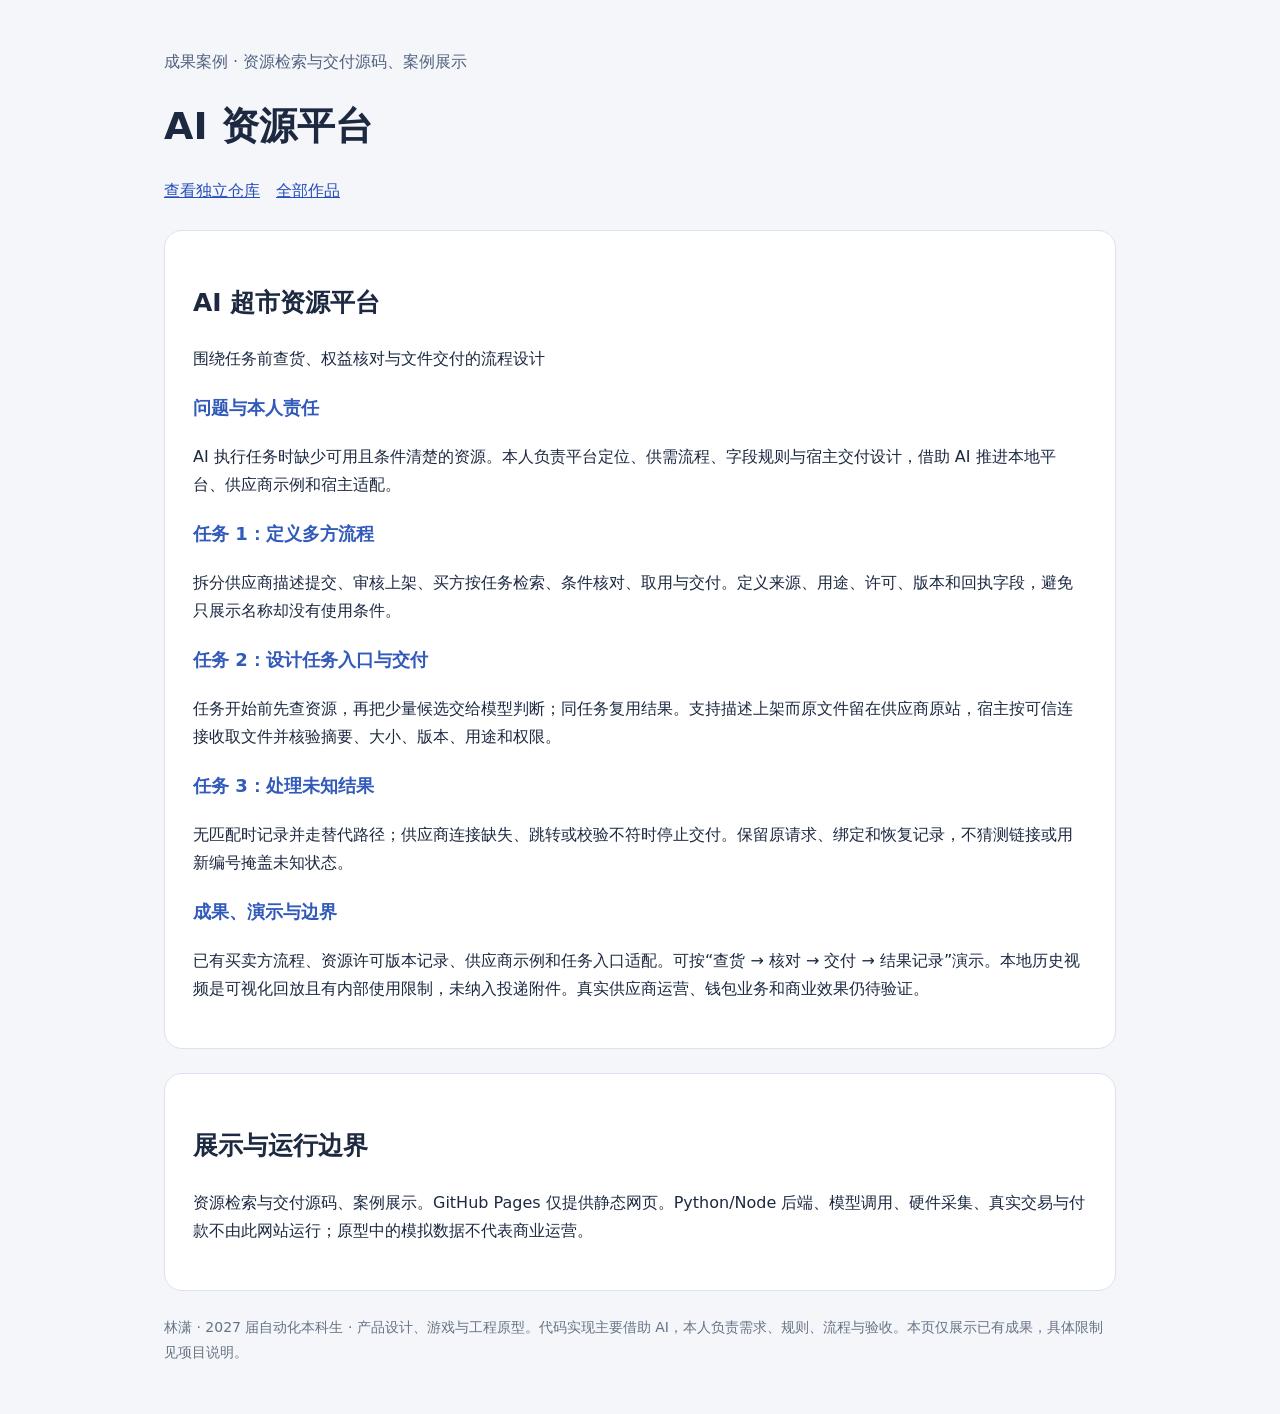
<file: docs/index.html>
<!doctype html><html lang="zh-CN"><meta charset="utf-8"><meta name="viewport" content="width=device-width,initial-scale=1"><title>AI 资源平台 · 林潇作品集</title><style>*{box-sizing:border-box}body{margin:0;background:#f5f6fa;color:#1c2940;font:16px/1.8 system-ui,"Microsoft YaHei",sans-serif}main{max-width:1000px;margin:auto;padding:48px 24px}h1{font-size:38px;line-height:1.3}h2{font-size:25px}h3{font-size:18px;color:#315aba}article{background:white;padding:28px;margin:24px 0;border-radius:18px;border:1px solid #dce2ef}p{white-space:pre-line}a{color:#254ebb}nav{display:flex;gap:16px;flex-wrap:wrap}.badge{color:#506380}footer{font-size:14px;color:#677385}img{max-width:100%}</style><main><span class="badge">成果案例 · 资源检索与交付源码、案例展示</span><h1>AI 资源平台</h1><nav><a href="https://github.com/lx1454641058-source/ai-resource-market">查看独立仓库</a><a href="https://lx1454641058-source.github.io/lin-xiao-portfolio/">全部作品</a></nav><article><h2>AI 超市资源平台</h2><p>围绕任务前查货、权益核对与文件交付的流程设计</p><h3>问题与本人责任</h3><p>AI 执行任务时缺少可用且条件清楚的资源。本人负责平台定位、供需流程、字段规则与宿主交付设计，借助 AI 推进本地平台、供应商示例和宿主适配。</p><h3>任务 1：定义多方流程</h3><p>拆分供应商描述提交、审核上架、买方按任务检索、条件核对、取用与交付。定义来源、用途、许可、版本和回执字段，避免只展示名称却没有使用条件。</p><h3>任务 2：设计任务入口与交付</h3><p>任务开始前先查资源，再把少量候选交给模型判断；同任务复用结果。支持描述上架而原文件留在供应商原站，宿主按可信连接收取文件并核验摘要、大小、版本、用途和权限。</p><h3>任务 3：处理未知结果</h3><p>无匹配时记录并走替代路径；供应商连接缺失、跳转或校验不符时停止交付。保留原请求、绑定和恢复记录，不猜测链接或用新编号掩盖未知状态。</p><h3>成果、演示与边界</h3><p>已有买卖方流程、资源许可版本记录、供应商示例和任务入口适配。可按“查货 → 核对 → 交付 → 结果记录”演示。本地历史视频是可视化回放且有内部使用限制，未纳入投递附件。真实供应商运营、钱包业务和商业效果仍待验证。</p></article><article><h2>展示与运行边界</h2><p>资源检索与交付源码、案例展示。GitHub Pages 仅提供静态网页。Python/Node 后端、模型调用、硬件采集、真实交易与付款不由此网站运行；原型中的模拟数据不代表商业运营。</p></article><footer>林潇 · 2027 届自动化本科生 · 产品设计、游戏与工程原型。代码实现主要借助 AI，本人负责需求、规则、流程与验收。本页仅展示已有成果，具体限制见项目说明。</footer></main></html>
</file>
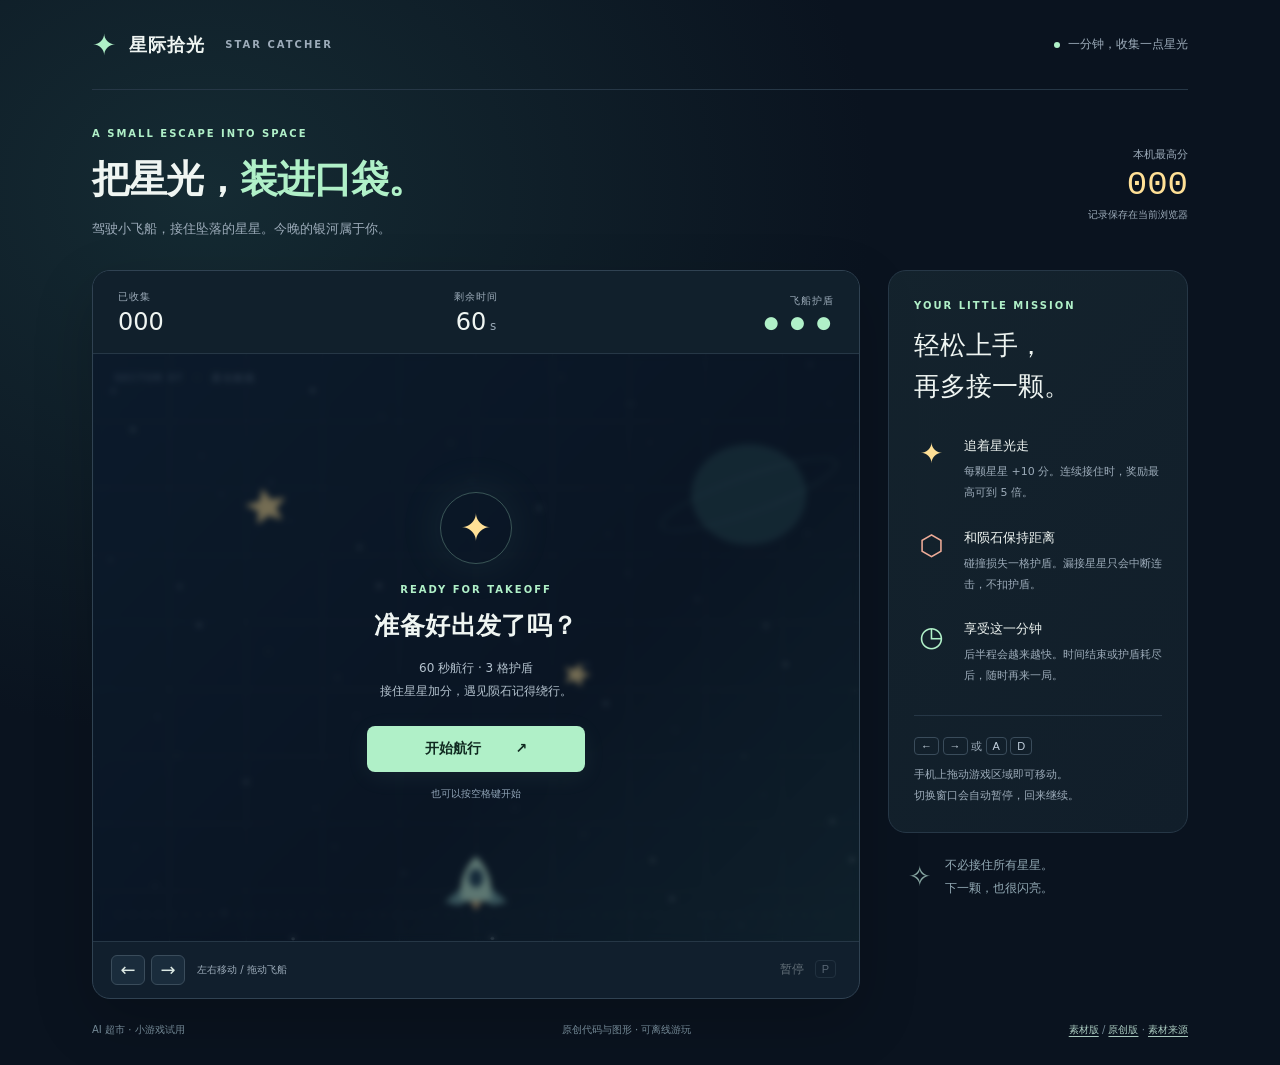
<file: ai_supermarket/examples/star-catcher/index.html>
<!doctype html>
<!-- 来源：本项目原创代码；第三方图形来源见credits.html。运行仅使用同目录资源，无追踪或外部网络请求。 -->
<html lang="zh-CN">
<head>
  <meta charset="utf-8">
  <meta name="viewport" content="width=device-width, initial-scale=1, viewport-fit=cover">
  <meta name="theme-color" content="#0a131f">
  <title>星际拾光 · 接星星小游戏</title>
  <link rel="icon" href="data:,">
  <link rel="stylesheet" href="style.css">
  <script defer src="engine.js"></script>
  <script defer src="game.js"></script>
</head>
<body>
<main>
  <header class="masthead"><a class="brand" href="./index.html"><span class="brand-icon">✦</span> 星际拾光 <small>STAR CATCHER</small></a><span class="edition"><i></i> 一分钟，收集一点星光</span></header>
  <div class="heading"><div><p class="eyebrow">A SMALL ESCAPE INTO SPACE</p><h1>把星光，<span>装进口袋。</span></h1><p class="intro">驾驶小飞船，接住坠落的星星。今晚的银河属于你。</p></div><div class="best-card"><span>本机最高分</span><strong id="best">000</strong><small id="save-note">记录保存在当前浏览器</small></div></div>
  <div class="layout">
    <section class="game-panel" aria-label="星际拾光游戏区">
      <div class="dashboard"><div><span class="stat-label">已收集</span><strong id="score">000</strong></div><div class="timer"><span class="stat-label">剩余时间</span><strong><span id="time">60</span><small> s</small></strong></div><div class="health"><span class="stat-label">飞船护盾</span><strong id="lives" aria-label="剩余3次护盾">● ● ●</strong></div></div>
      <div class="stage" id="stage">
        <canvas id="sky" width="640" height="560" tabindex="0" role="img" aria-label="接星星游戏画布。左右方向键或A、D移动；触屏可拖动或按下方方向按钮；P暂停。"></canvas>
        <div class="sector">SECTOR 07 <span>·</span> 星光航线</div><div id="combo" class="combo" hidden></div>
        <div class="overlay" id="overlay"><div class="overlay-card"><div class="orbit-mark" aria-hidden="true">✦</div><p class="eyebrow" id="overlay-label">READY FOR TAKEOFF</p><h2 id="overlay-title">准备好出发了吗？</h2><p id="overlay-text">60 秒航行 · 3 格护盾<br>接住星星加分，遇见陨石记得绕行。</p><button class="primary" id="start">开始航行 <span aria-hidden="true">↗</span></button><p class="shortcut" id="shortcut">也可以按空格键开始</p></div></div>
      </div>
      <div class="game-toolbar"><div class="directions"><button id="left" aria-label="按住向左移动">←</button><button id="right" aria-label="按住向右移动">→</button><span>左右移动 / 拖动飞船</span></div><button class="pause" id="pause" disabled>暂停 <kbd>P</kbd></button></div>
      <p class="sr-only" id="announcement" aria-live="polite"></p>
    </section>
    <aside>
      <section class="mission"><p class="eyebrow">YOUR LITTLE MISSION</p><h2>轻松上手，<br>再多接一颗。</h2><div class="rule"><span class="rule-icon star-icon">✦</span><div><h3>追着星光走</h3><p>每颗星星 +10 分。连续接住时，奖励最高可到 5 倍。</p></div></div><div class="rule"><span class="rule-icon rock-icon">⬡</span><div><h3>和陨石保持距离</h3><p>碰撞损失一格护盾。漏接星星只会中断连击，不扣护盾。</p></div></div><div class="rule"><span class="rule-icon time-icon">◷</span><div><h3>享受这一分钟</h3><p>后半程会越来越快。时间结束或护盾耗尽后，随时再来一局。</p></div></div><div class="controls-note"><kbd>←</kbd> <kbd>→</kbd><span> 或 </span><kbd>A</kbd> <kbd>D</kbd><p>手机上拖动游戏区域即可移动。<br>切换窗口会自动暂停，回来继续。</p></div></section>
      <div class="footnote"><span>✧</span><p>不必接住所有星星。<br>下一颗，也很闪亮。</p></div>
    </aside>
  </div>
  <footer><span>AI 超市 · 小游戏试用</span><span id="art-note">原创代码与图形 · 可离线游玩</span><nav aria-label="游戏画面版本"><a href="?art=market">素材版</a><span> / </span><a href="?art=original">原创版</a><span> · </span><a href="credits.html">素材来源</a></nav></footer>
</main>
</body>
</html>
</file>
<file: ai_supermarket/examples/star-catcher/style.css>
/* 来源：本项目原创。无外部字体或图形依赖。 */
:root{color-scheme:dark;--bg:#0a131f;--panel:#111f2d;--line:#263746;--text:#eff5f2;--muted:#9cabb9;--mint:#b0f0c8;--gold:#ffe096;font-family:"Segoe UI","Microsoft YaHei",system-ui,sans-serif}
*{box-sizing:border-box}body{margin:0;background:radial-gradient(ellipse at 16% 18%,#152b33 0,transparent 44%),var(--bg);color:var(--text);min-height:100vh}main{max-width:1160px;margin:auto;padding:0 32px}button,a{-webkit-tap-highlight-color:transparent}button{font:inherit;cursor:pointer}button:disabled{opacity:.4;cursor:default}button:focus-visible,a:focus-visible,canvas:focus-visible{outline:3px solid var(--gold);outline-offset:4px}button:hover:not(:disabled){filter:brightness(1.12)}[hidden]{display:none!important}.masthead{height:90px;border-bottom:1px solid var(--line);display:flex;align-items:center;justify-content:space-between;gap:12px}.brand{color:var(--text);text-decoration:none;font-size:18px;font-weight:700;letter-spacing:1px;display:flex;align-items:center;gap:12px}.brand-icon{font-size:29px;color:var(--mint)}.brand small{font-size:10px;color:var(--muted);letter-spacing:2px;margin-left:8px}.edition{font-size:12px;color:var(--muted);display:flex;align-items:center;gap:8px}.edition i{width:6px;height:6px;border-radius:50%;background:var(--mint)}.heading{display:flex;justify-content:space-between;align-items:center;padding:38px 0 30px;gap:20px}.eyebrow{font-size:10px;font-weight:600;letter-spacing:2px;color:var(--mint);margin:0 0 14px}h1{font-size:clamp(26px,3vw,38px);letter-spacing:-1px;margin:0;line-height:1.4;font-weight:650}h1 span{color:var(--mint)}.intro{font-size:13px;color:var(--muted);margin:12px 0 0;line-height:1.7}.best-card{text-align:right;flex-shrink:0;display:grid;gap:4px}.best-card>span,.best-card>small{font-size:11px;color:var(--muted)}.best-card strong{font:500 34px "Segoe UI",monospace;color:var(--gold);font-variant-numeric:tabular-nums}.best-card>small{font-size:10px}.layout{display:grid;grid-template-columns:minmax(0,1fr) 300px;gap:28px;align-items:start}.game-panel{background:var(--panel);border:1px solid #304252;border-radius:18px;overflow:hidden;box-shadow:0 22px 60px #0003}.dashboard{display:flex;justify-content:space-between;align-items:center;padding:19px 25px;border-bottom:1px solid var(--line);background:#11202c}.dashboard>div{display:grid;gap:6px;min-width:95px}.stat-label{font-size:10px;color:var(--muted);letter-spacing:1px}.dashboard strong{font-size:24px;font-weight:500;font-variant-numeric:tabular-nums;line-height:1}.timer{text-align:center}.timer small{font-size:12px;color:var(--muted)}.health{text-align:right}.health strong{font-size:17px;letter-spacing:3px;color:var(--mint)}.stage{position:relative;background:#0b1728;isolation:isolate;aspect-ratio:640/490;overflow:hidden}canvas{width:100%;height:100%;display:block;touch-action:none;outline-offset:-4px!important}.sector{position:absolute;top:18px;left:22px;font-size:9px;letter-spacing:2px;color:#7f94ac;pointer-events:none}.sector span{margin:0 7px;color:var(--mint)}.combo{position:absolute;right:22px;top:18px;color:var(--gold);font-size:12px;pointer-events:none}.overlay{position:absolute;inset:0;display:grid;place-items:center;background:#09152190;backdrop-filter:blur(3px);padding:20px}.overlay-card{text-align:center;max-width:340px}.orbit-mark{color:var(--gold);width:72px;height:72px;margin:0 auto 20px;border:1px solid #a2dcc151;border-radius:50%;display:grid;place-items:center;font-size:38px;box-shadow:0 0 50px #a6e9c116}.overlay h2{font-size:25px;font-weight:600;letter-spacing:.4px;margin:0 0 15px}.overlay p:not(.eyebrow){font-size:12px;line-height:1.9;color:#b4c2ce;margin:0 0 23px}.primary{background:var(--mint);color:#102920;border:0;border-radius:8px;padding:14px 25px;min-width:218px;font-weight:700;font-size:14px;box-shadow:0 5px 25px #b0f0c810}.primary span{margin-left:30px}.overlay p.shortcut{font-size:10px;color:#91a4b7;margin:12px 0 0}.game-toolbar{display:flex;align-items:center;justify-content:space-between;padding:13px 18px;gap:10px;border-top:1px solid var(--line)}.directions{display:flex;align-items:center;gap:6px}.directions button{background:#1a2c3c;color:#dce9e4;border:1px solid #3a4c5b;width:34px;height:30px;border-radius:6px;touch-action:none;font-size:18px;user-select:none}.directions span{font-size:10px;color:var(--muted);margin-left:6px}.pause{background:transparent;color:#d9e4e6;border:0;font-size:12px;padding:5px}.pause kbd{margin-left:7px}kbd{font:11px "Segoe UI",sans-serif;border:1px solid #3a4c5b;border-radius:4px;padding:2px 6px;color:#c3d1de}.mission{padding:29px 25px 25px;border:1px solid var(--line);border-radius:18px;background:linear-gradient(135deg,#192b34a8,#111e2a)}.mission h2{font-weight:550;font-size:26px;line-height:1.55;margin:0 0 31px}.rule{display:flex;gap:15px;margin-top:25px}.rule-icon{font-size:28px;width:35px;flex-shrink:0;text-align:center;line-height:1.2}.star-icon{color:var(--gold)}.rock-icon{color:#efac98}.time-icon{color:var(--mint)}h3{font-size:13px;font-weight:550;margin:0 0 7px}.rule p,.controls-note p{font-size:11px;color:var(--muted);line-height:1.9;margin:0}.controls-note{margin-top:28px;padding-top:23px;border-top:1px solid var(--line);font-size:11px;color:var(--muted)}.controls-note p{margin-top:11px}.footnote{display:flex;gap:14px;padding:21px 20px;align-items:center}.footnote>span{font-size:28px;color:#86a5a1}.footnote p{font-size:12px;line-height:1.9;color:#92a9b4;margin:0}footer{display:flex;justify-content:space-between;padding:24px 0 28px;color:#748996;font-size:10px;gap:15px}.sr-only{position:absolute;width:1px;height:1px;padding:0;margin:-1px;overflow:hidden;clip:rect(0,0,0,0);white-space:nowrap;border:0}
footer{flex-wrap:wrap}footer a{color:#a9c9be;text-underline-offset:3px}footer nav{white-space:nowrap}
@media(min-width:900px) and (max-height:850px){.masthead{height:68px}.heading{padding:25px 0}.stage{aspect-ratio:640/430}.mission{padding:24px}.mission h2{margin-bottom:22px}.rule{margin-top:20px}}
@media(max-width:820px){main{padding:0 20px}.layout{grid-template-columns:minmax(0,1fr)}aside{display:none}.heading{padding:26px 0}.stage{aspect-ratio:640/520}.masthead{height:70px}.edition{display:none}.best-card>small{display:none}.brand small{font-size:9px}.heading .eyebrow{font-size:8px}.intro{max-width:270px;font-size:12px}footer{font-size:9px}}
@media(max-width:420px){main{padding:0 12px}.brand small{margin-left:0}.heading{gap:10px}.heading h1{font-size:24px}.heading .eyebrow{letter-spacing:1px}.best-card strong{font-size:28px}.best-card>span{font-size:9px}.dashboard{padding:15px}.dashboard>div{min-width:70px}.directions span{display:none}.stage{aspect-ratio:640/640}.orbit-mark{width:55px;height:55px;font-size:28px;margin-bottom:16px}.overlay h2{font-size:22px}footer{flex-wrap:wrap;gap:8px}}
@media(prefers-reduced-motion:reduce){*{scroll-behavior:auto}}
</file>
